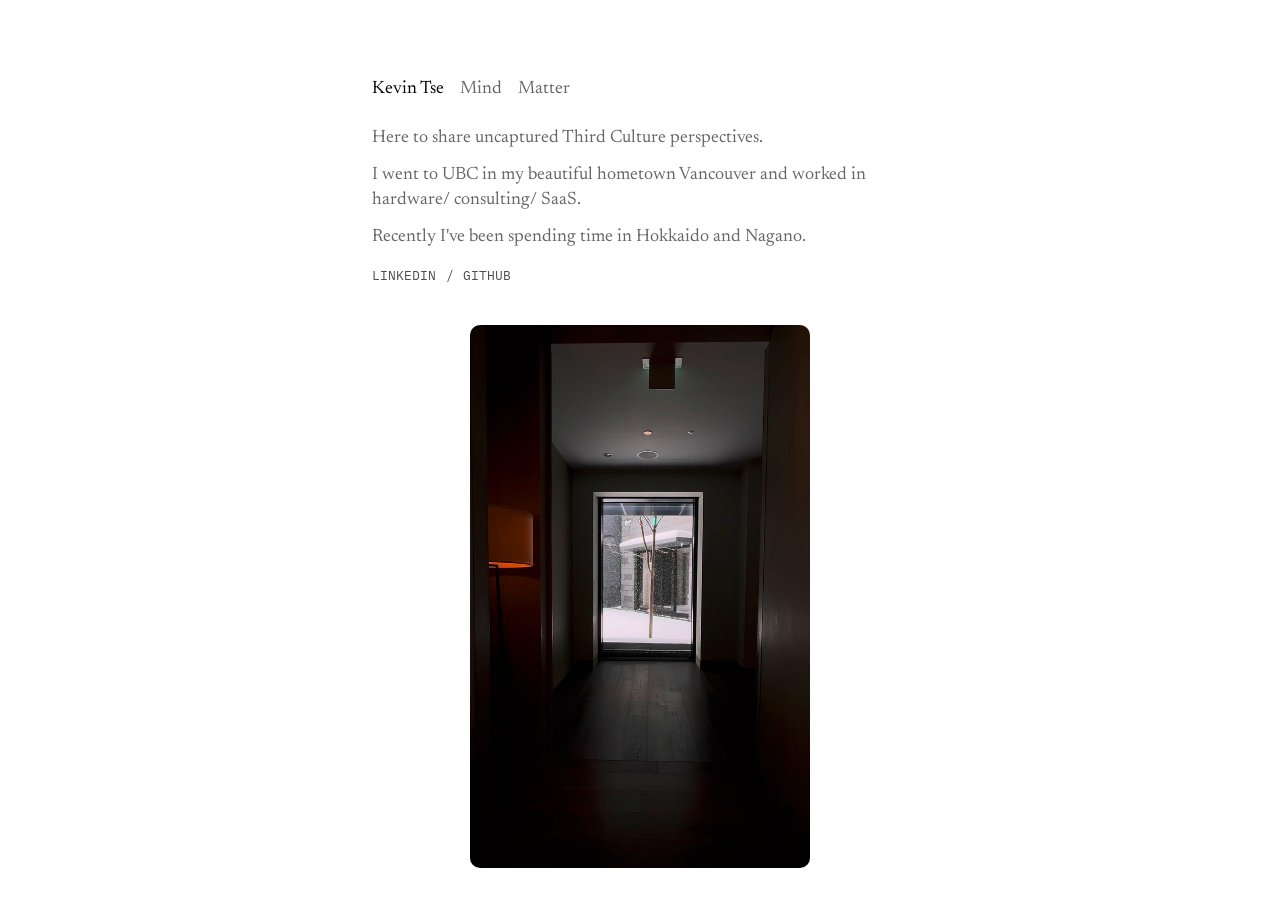
<file: index.html>
<!doctype html>
<html lang="en">
<head>
  <meta charset="utf-8" />
  <meta name="viewport" content="width=device-width, initial-scale=1" />

  <title>Kevin Tse</title>
  <meta name="description" content="Kevin Tse — writing in public to capture the unnoticed bits of East Asia." />
  <link rel="icon" href="data:image/svg+xml,<svg xmlns='http://www.w3.org/2000/svg' viewBox='0 0 100 100'><text y='.9em' font-size='90'>✷</text></svg>" />

  <link rel="preconnect" href="https://fonts.googleapis.com" />
  <link rel="preconnect" href="https://fonts.gstatic.com" crossorigin />
  <link href="https://fonts.googleapis.com/css2?family=IBM+Plex+Mono:wght@400&family=Newsreader:opsz,wght@6..72,400;6..72,500&display=swap" rel="stylesheet" />

  <link rel="stylesheet" href="styles.css?v=2e1f920566" />
</head>

<!-- Content for this page lives in content.js — you don't edit this file. -->
<body data-page="home">
  <div class="container">
    <div class="content" id="content">
      <p class="name-text"><span class="header-links" id="site-nav"></span></p>
    </div>
  </div>
  <script>(function(){var t=Date.now();document.write("<script src=\"content.js?t="+t+"\"><\/script><script src=\"render.js?t="+t+"\"><\/script>");})();</script>
</body>
</html>
</file>
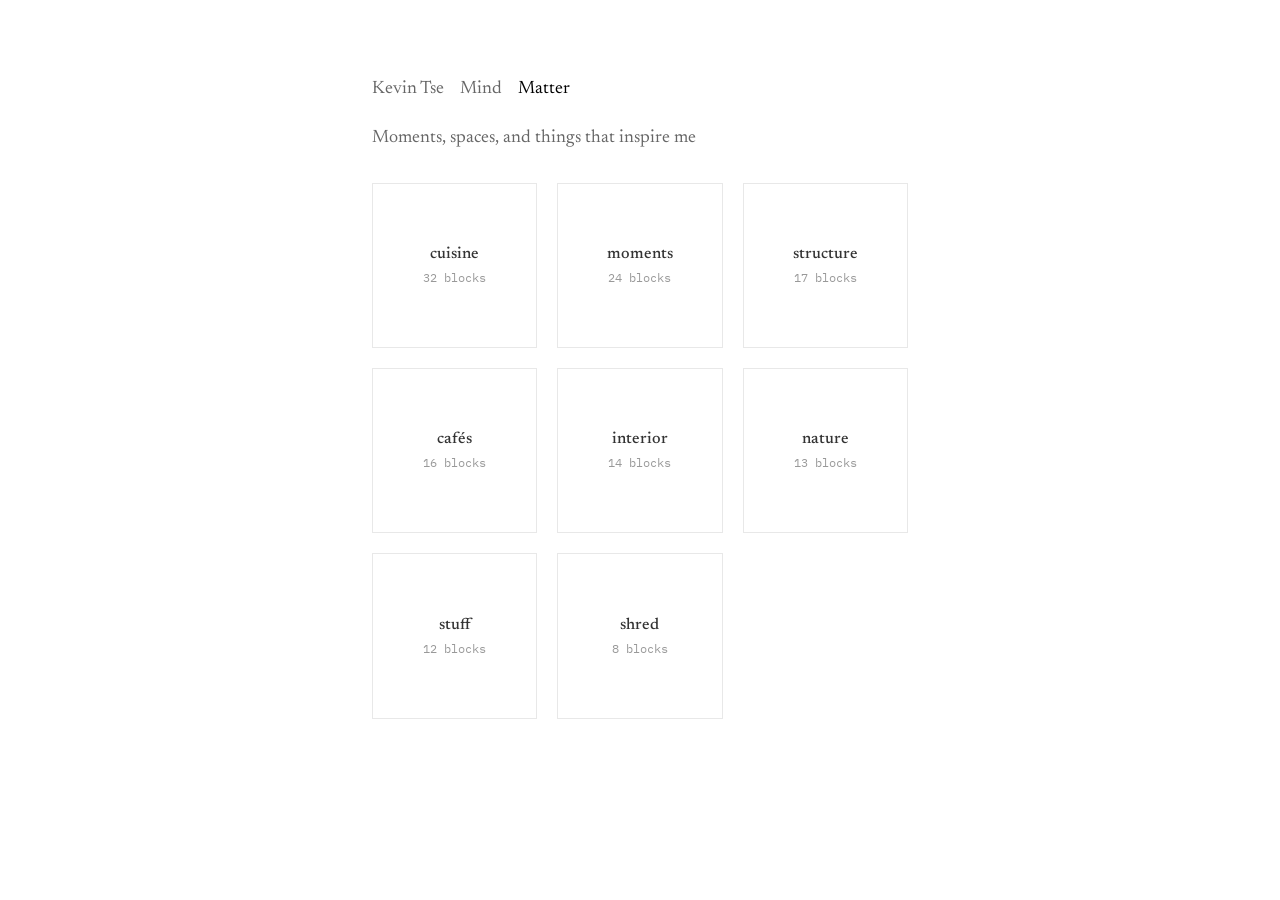
<file: matter.html>
<!doctype html>
<html lang="en">
<head>
  <meta charset="utf-8" />
  <meta name="viewport" content="width=device-width, initial-scale=1" />

  <title>Matter — Kevin Tse</title>
  <meta name="description" content="Places, moments, and things Kevin Tse collects." />
  <link rel="icon" href="data:image/svg+xml,<svg xmlns='http://www.w3.org/2000/svg' viewBox='0 0 100 100'><text y='.9em' font-size='90'>✷</text></svg>" />

  <link rel="preconnect" href="https://fonts.googleapis.com" />
  <link rel="preconnect" href="https://fonts.gstatic.com" crossorigin />
  <link href="https://fonts.googleapis.com/css2?family=IBM+Plex+Mono:wght@400&family=Newsreader:opsz,wght@6..72,400;6..72,500&display=swap" rel="stylesheet" />

  <link rel="stylesheet" href="styles.css?v=2e1f920566" />
</head>

<!-- Content for this page lives in content.js — you don't edit this file. -->
<body data-page="matter">
  <div class="container">
    <div class="content" id="content">
      <p class="name-text"><span class="header-links" id="site-nav"></span></p>
    </div>
  </div>
  <script>(function(){var t=Date.now();document.write("<script src=\"content.js?t="+t+"\"><\/script><script src=\"render.js?t="+t+"\"><\/script>");})();</script>
</body>
</html>
</file>
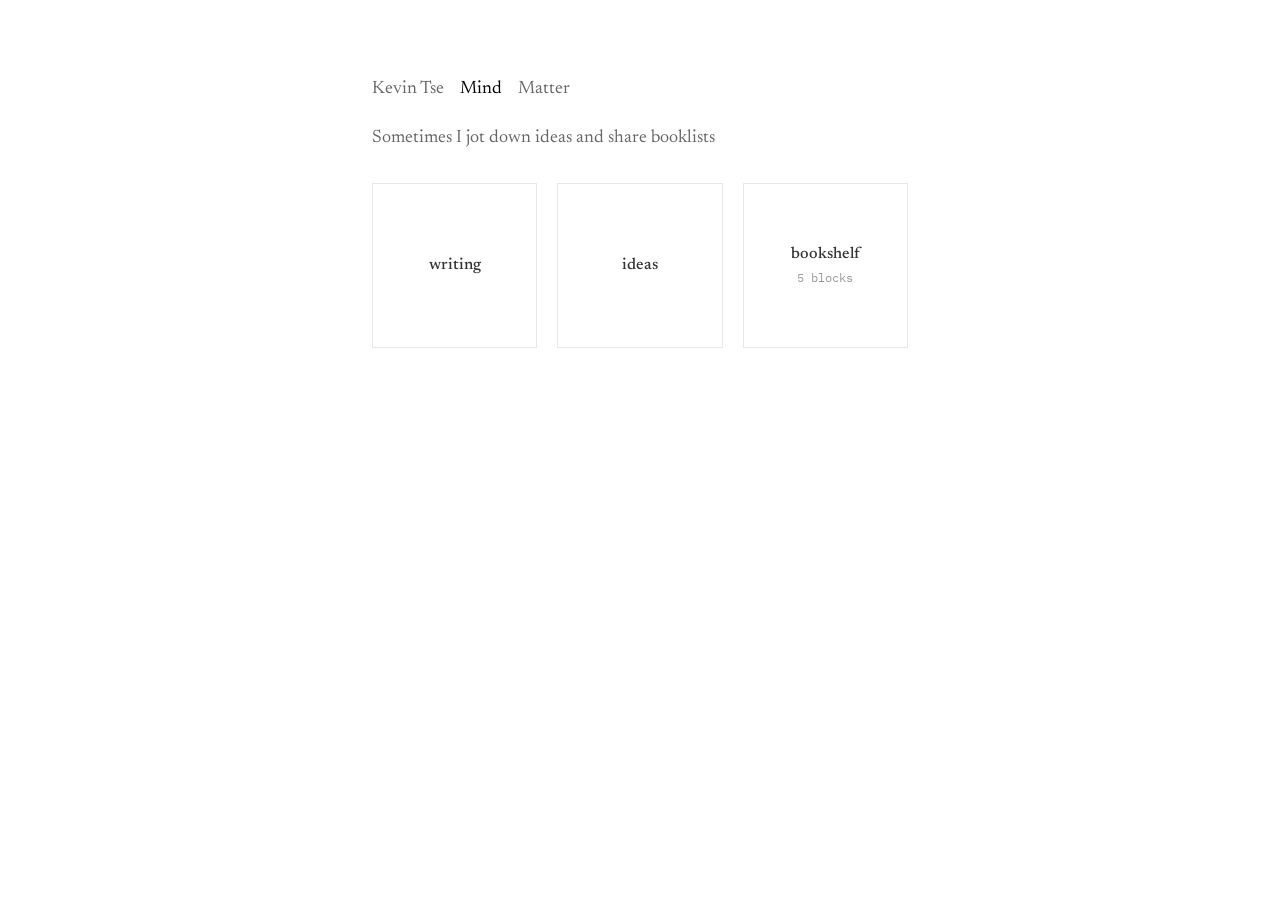
<file: mind.html>
<!doctype html>
<html lang="en">
<head>
  <meta charset="utf-8" />
  <meta name="viewport" content="width=device-width, initial-scale=1" />

  <title>Mind — Kevin Tse</title>
  <meta name="description" content="Kevin Tse's writing, ideas, and reading." />
  <link rel="icon" href="data:image/svg+xml,<svg xmlns='http://www.w3.org/2000/svg' viewBox='0 0 100 100'><text y='.9em' font-size='90'>✷</text></svg>" />

  <link rel="preconnect" href="https://fonts.googleapis.com" />
  <link rel="preconnect" href="https://fonts.gstatic.com" crossorigin />
  <link href="https://fonts.googleapis.com/css2?family=IBM+Plex+Mono:wght@400&family=Newsreader:opsz,wght@6..72,400;6..72,500&display=swap" rel="stylesheet" />

  <link rel="stylesheet" href="styles.css?v=2e1f920566" />
</head>

<!-- Content for this page lives in content.js — you don't edit this file. -->
<body data-page="mind">
  <div class="container">
    <div class="content" id="content">
      <p class="name-text"><span class="header-links" id="site-nav"></span></p>
    </div>
  </div>
  <script>(function(){var t=Date.now();document.write("<script src=\"content.js?t="+t+"\"><\/script><script src=\"render.js?t="+t+"\"><\/script>");})();</script>
</body>
</html>
</file>
<file: styles.css>
/* ============================================================================
   DESIGN TOKENS  —  tuned to match saradu.com's aesthetic.
   ============================================================================ */
:root {
  /* Brand */
  --electric-blue: #002FA7;   /* saradu's accent (Yves Klein blue) */

  /* Text colors (note: body text is soft gray, not black) */
  --text:      #666;          /* body copy */
  --strong:    #000;          /* active nav / emphasis */
  --item:      #333;          /* list item titles */
  --meta:      #999;          /* small meta text */
  --desc:      #bbb;          /* the expanding description text */
  --mono-gray: #4d4d4d;       /* contact links */
  --bg:        #ffffff;

  /* Type — serif body (ABC Marist substitute) + mono accents */
  --serif: 'Newsreader', Georgia, 'Times New Roman', serif;
  --mono:  'IBM Plex Mono', ui-monospace, 'SF Mono', Menlo, monospace;

  /* Layout */
  --max-width: 600px;
}

/* ============================================================================
   BASE
   ============================================================================ */
* { margin: 0; padding: 0; box-sizing: border-box; }

html { background: var(--bg); }

body {
  font-family: var(--serif);
  font-size: 18px;
  line-height: 1.4;
  color: var(--text);
  background: var(--bg);
  min-height: 100vh;
  -webkit-font-smoothing: antialiased;
  -moz-osx-font-smoothing: grayscale;
}

.container {
  max-width: var(--max-width);
  margin: 0 auto;
  padding: 2rem;
  min-height: 100vh;
  display: flex;
  flex-direction: column;
}

.content {
  display: flex;
  flex-direction: column;
  margin-top: 5vh;   /* sit slightly down from the top, like saradu */
}

/* ============================================================================
   NAV  —  all links inline on one row: Name / Section / Section
   ============================================================================ */
.name-text {
  font-size: 18px;
  line-height: 1.3;
}

.header-links {
  display: flex;
  align-items: baseline;
  gap: 1rem;
}

.header-link {
  color: var(--text);
  text-decoration: none;
  transition: color 0.2s ease;
}
.header-link:hover,
.header-link.active { color: var(--strong); }

/* ============================================================================
   BIO PARAGRAPHS
   ============================================================================ */
.content p {
  font-size: 18px;
  line-height: 1.4;
  color: var(--text);
}

/* Homepage autoplaying loop video (saradu-style): fills the space left under the
   bio/links and is cropped (object-fit: cover) so the homepage fits one viewport
   and never scrolls — matching the Mind and Matter pages. */
.home-video {
  display: block;
  flex: 1 1 auto;
  min-height: 0;
  width: 100%;
  max-width: 340px;
  margin: 2.5rem auto 0;
  border-radius: 10px;
  object-fit: cover;
}
body[data-page="home"] { overflow: hidden; }
body[data-page="home"] .container { height: 100vh; }
body[data-page="home"] .content { flex: 1 1 auto; min-height: 0; }
.name-text + p { margin-top: 1.3em; }
.content p:not(.name-text) ~ p { margin-top: 0.75rem; }

/* ============================================================================
   INLINE EXPANDING "DROPDOWN"  —  saradu's highlight-link + description pattern.
   Clicking the blue word expands a soft-gray description below it.
   ============================================================================ */
.highlight-link {
  color: var(--electric-blue);
  text-decoration: none;
  cursor: pointer;
  transition: opacity 0.2s ease;
}
.highlight-link:hover { opacity: 0.7; }
.highlight-link.active { text-decoration: underline; }

/* Inline links written as [label](url) in your text */
.text-link {
  color: var(--electric-blue);
  text-decoration: none;
  transition: opacity 0.2s ease;
}
.text-link:hover { opacity: 0.7; }

.content .description-text {
  color: var(--desc);
  font-size: 18px;
  line-height: 1.3;
  max-height: 0;
  margin-top: 0;
  overflow: hidden;
  opacity: 0;
  transition: opacity 0.3s cubic-bezier(0.4, 0, 0.2, 1),
              max-height 0.5s cubic-bezier(0.4, 0, 0.2, 1),
              margin-top 0.5s cubic-bezier(0.4, 0, 0.2, 1);
}
.description-text.active {
  max-height: 1000px;
  margin-top: 0.3em;
  opacity: 1;
}

.description-link {
  color: var(--electric-blue);
  text-decoration: none;
  transition: opacity 0.2s ease;
}
.description-link:hover { opacity: 0.7; }

/* ============================================================================
   CONTACT LINKS  —  uppercase mono with slash separators
   ============================================================================ */
.contact-links {
  font-family: var(--mono);
  font-size: 13px;
  color: var(--mono-gray);
  display: flex;
  align-items: center;
  gap: 0.4rem;
  flex-wrap: wrap;
  margin-top: 1.3em;
}
.contact-link {
  font-family: var(--mono);
  color: var(--mono-gray);
  text-decoration: none;
  transition: color 0.2s ease;
}
.contact-link:hover { color: var(--electric-blue); }
.separator { color: var(--mono-gray); margin: 0 0.2rem; }

/* ============================================================================
   SUB-PAGE LISTS  (Moments, Bookshelf)
   ============================================================================ */
.page-intro {
  color: var(--text);
  margin-top: 1.3em !important;
}

.list-item { margin-top: 0.875rem; }
.list-item:first-of-type { margin-top: 1.3em; }

.item-link {
  color: var(--item);
  text-decoration: none;
  transition: color 0.2s ease;
}
.item-link:hover { color: var(--strong); }

.item-meta {
  font-family: var(--mono);
  font-size: 13px;
  color: var(--meta);
  margin-left: 0.5em;
}

/* ============================================================================
   CHANNEL GRID  (Mind / Matter pages)  —  Are.na-style blocks
   ============================================================================ */

/* Top-level channel cards */
.things-grid {
  display: grid;
  grid-template-columns: repeat(3, 1fr);
  gap: 20px;
  margin-top: 2rem;
}

.things-card {
  aspect-ratio: 1;
  display: flex;
  flex-direction: column;
  align-items: center;
  justify-content: center;
  background: none;
  border: 1px solid #e8e8e8;
  padding: 1.25rem;
  cursor: pointer;
  text-align: center;
  gap: 0.5rem;
  transition: border-color 0.2s ease;
  font-family: inherit;
}
.things-card:hover { border-color: #ccc; }

.things-card-title {
  font-family: var(--serif);
  font-size: 16px;
  font-weight: 500;
  color: #333;
}

.things-card-meta { display: flex; flex-direction: column; align-items: center; gap: 1px; }
.things-card-meta span {
  font-family: var(--mono);
  font-size: 12px;
  color: #999;
}

/* Detail view */
.things-detail { margin-top: 2rem; }

.things-back {
  font-family: var(--serif);
  font-size: 14px;
  color: var(--text);
  text-decoration: none;
  transition: color 0.2s ease;
}
.things-back:hover { color: var(--strong); }

.things-channel-title {
  font-family: var(--serif);
  font-size: 20px;
  font-weight: 500;
  color: #000;
  margin-top: 0.75em !important;
  margin-bottom: 1.25em;
}

/* Blocks inside a channel */
.things-blocks {
  display: grid;
  grid-template-columns: repeat(3, 1fr);
  gap: 20px;
}

.things-block-wrap { display: flex; flex-direction: column; position: relative; }

.things-block {
  aspect-ratio: 1;
  overflow: hidden;
  border: 1px solid #e8e8e8;
  background: #fff;
  padding: 1.25rem;
  position: relative;
  cursor: default;
  transition: border-color 0.2s ease;
}
.things-block:hover { border-color: #ccc; }

.things-block p {
  font-family: var(--serif);
  font-size: 14px;
  line-height: 1.5;
  color: #333;
  text-align: left;
  margin: 0 !important;
}

.things-block .things-block-desc {
  font-size: 12px;
  color: #999;
  margin-top: 0.5rem !important;
}

/* Cover-only thumbnail: center the full image, no padding/fade */
.things-block-cover {
  padding: 0.75rem;
  display: flex;
  align-items: center;
  justify-content: center;
}

.things-block-img {
  display: block;
  max-width: 100%;
  max-height: 100%;
  width: auto;
  height: auto;
  object-fit: contain;
  margin: 0;
}

/* Matter: photos fill the block edge-to-edge (saradu-style), cropping to fit */
body[data-page="matter"] .things-block-cover { padding: 0; }
body[data-page="matter"] .things-block-img {
  width: 100%;
  height: 100%;
  max-width: none;
  max-height: none;
  object-fit: cover;
}

/* Image shown larger inside the modal, centered */
.things-modal-img {
  display: block;
  max-width: 150px;
  max-height: 230px;
  width: auto;
  height: auto;
  margin: 0 auto 1.25rem;
}

/* Autoplaying video thumbnail: fills the block like a photo, black backing while it loads */
.things-block-video { background: #000; }

/* Video played inside the modal — larger than still images */
.things-modal-video {
  display: block;
  width: 100%;
  max-width: 100%;
  max-height: 60vh;
  margin: 0 auto 1.25rem;
  background: #000;
}

/* Modal author + note (writing space) */
.things-modal-author {
  font-size: 14px !important;
  color: #888 !important;
  margin-bottom: 1rem !important;
}
.things-modal-note {
  font-size: 15px !important;
  line-height: 1.6 !important;
  color: #444 !important;
}

/* Fade-out gradient at bottom of text blocks (never on photo/video covers) */
.things-block:not(.things-block-cover)::after {
  content: '';
  position: absolute;
  bottom: 0; left: 0; right: 0;
  height: 3rem;
  background: linear-gradient(transparent, #fff);
  pointer-events: none;
}

.things-empty {
  font-family: var(--serif);
  font-size: 14px;
  color: #bbb;
  padding: 2rem 0;
}

/* Block body text (description below bold title) */
.things-block .things-block-body {
  font-size: 13px;
  line-height: 1.5;
  color: #555;
  margin-top: 0.4rem !important;
}

/* Subtitle + time swap below block border */
.things-block-subtitle,
.things-block-time {
  font-family: var(--mono);
  font-size: 9px;
  color: #aaa;
  line-height: 1.3;
  margin-top: 8px;
  text-align: center;
  letter-spacing: 0.01em;
  transition: opacity 0.2s ease;
}

.things-block-time { opacity: 0; }

/* When both exist: pin time to same position as subtitle */
.things-block-subtitle ~ .things-block-time {
  position: absolute;
  bottom: 0;
  left: 0;
  right: 0;
  margin-top: 0;
}

.things-block-wrap:hover .things-block-time    { opacity: 1; }
.things-block-wrap:hover .things-block-subtitle { opacity: 0; }

/* Clickable blocks */
.things-block-link { cursor: pointer; }

/* Modal overlay */
.things-modal-overlay {
  position: fixed;
  inset: 0;
  background: rgba(0, 0, 0, 0.25);
  display: flex;
  align-items: center;
  justify-content: center;
  z-index: 1000;
  cursor: pointer;
  opacity: 0;
  pointer-events: none;
  transition: opacity 0.2s ease;
  padding: 2rem;
}
.things-modal-overlay.active {
  opacity: 1;
  pointer-events: auto;
}

.things-modal {
  background: #fff;
  border: 1px solid #e8e8e8;
  padding: 2rem;
  width: 420px;
  max-width: 100%;
  max-height: 80vh;
  overflow-y: auto;
  cursor: default;
  position: relative;
}

.things-modal-close {
  position: absolute;
  top: 0.75rem;
  right: 0.75rem;
  background: none;
  border: none;
  font-size: 18px;
  color: #999;
  cursor: pointer;
  padding: 0;
  line-height: 1;
  font-family: var(--mono);
}
.things-modal-close:hover { color: #333; }

.things-modal p {
  font-family: var(--serif);
  font-size: 16px;
  line-height: 1.55;
  color: #333;
  margin: 0 !important;
}

.things-modal-title {
  font-weight: 500;
  margin-bottom: 0.75rem !important;
}

/* ============================================================================
   SMALL SCREENS
   ============================================================================ */
@media (max-width: 480px) {
  .container { padding: 3rem 1.5rem; }
  body, .content p, .description-text { font-size: 17px; }
  .content { margin-top: 0; }
  .things-grid, .things-blocks { grid-template-columns: 1fr 1fr; gap: 14px; }
  .things-card-title { font-size: 14px; }
}
</file>
